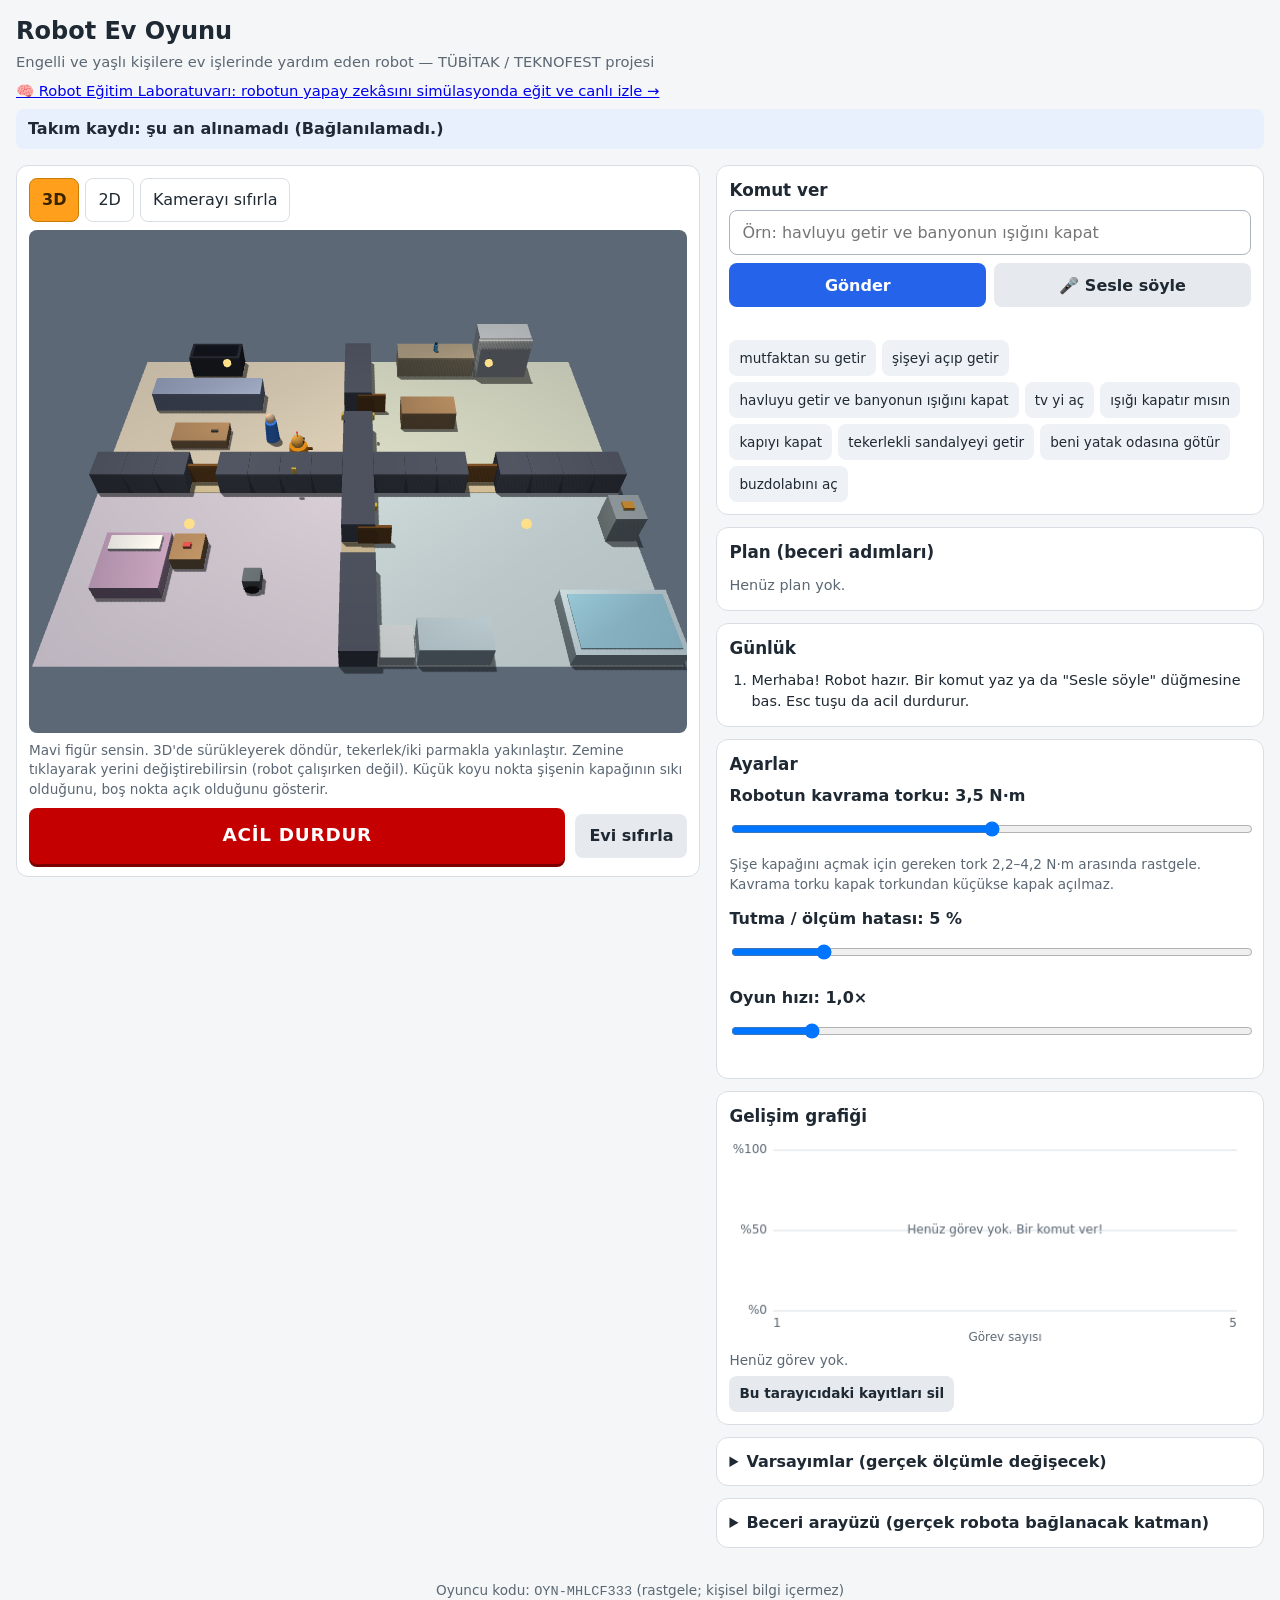
<file: index.html>
<!DOCTYPE html>
<html lang="tr">
<head>
  <meta charset="utf-8">
  <meta name="viewport" content="width=device-width, initial-scale=1">
  <title>Robot Ev Oyunu</title>
  <meta name="description" content="Engelli ve yaşlı kişilere ev işlerinde yardım eden robotun yapay zekâsını deneyen tarayıcı oyunu.">
  <link rel="stylesheet" href="style.css">
</head>
<body>
  <header class="ust">
    <h1>Robot Ev Oyunu</h1>
    <p class="alt">Engelli ve yaşlı kişilere ev işlerinde yardım eden robot — TÜBİTAK / TEKNOFEST projesi</p>
    <p class="alt"><a href="egitim.html">🧠 Robot Eğitim Laboratuvarı: robotun yapay zekâsını simülasyonda eğit ve canlı izle →</a></p>
    <p id="takimSatiri" class="takim" role="status">Takım kaydı: yükleniyor…</p>
  </header>

  <main class="duzen">
    <section class="sahne-kutu" aria-label="Ev planı">
      <div class="gorunum-sira" role="group" aria-label="Görünüm">
        <button id="gorunum3d" class="gorunum" type="button" aria-pressed="true">3D</button>
        <button id="gorunum2d" class="gorunum" type="button" aria-pressed="false">2D</button>
        <button id="kameraSifirla" class="gorunum" type="button">Kamerayı sıfırla</button>
      </div>
      <div class="sahne-sarmal" id="sahneSarmal">
        <canvas id="sahne" hidden aria-label="Kuş bakışı ev: robot turuncu, sen mavi daire"></canvas>
      </div>
      <p class="ipucu">Mavi figür sensin. 3D'de sürükleyerek döndür, tekerlek/iki parmakla yakınlaştır. Zemine tıklayarak yerini değiştirebilirsin (robot çalışırken değil).
        Küçük koyu nokta şişenin kapağının sıkı olduğunu, boş nokta açık olduğunu gösterir.</p>
      <div class="acil-sira">
        <button id="acilBtn" class="acil" type="button" aria-pressed="false">ACİL DURDUR</button>
        <button id="sifirlaBtn" class="ikincil" type="button">Evi sıfırla</button>
      </div>
      <p id="acilBilgi" class="acil-bilgi" role="alert" hidden>
        ACİL DURDURMA AÇIK. Robot ve plan durdu; komut almıyor. Devam etmek için kırmızı düğmeye tekrar bas.
      </p>
    </section>

    <aside class="yan">
      <section class="kart" aria-labelledby="komutBaslik">
        <h2 id="komutBaslik">Komut ver</h2>
        <form id="komutForm" autocomplete="off">
          <label for="komutGirdi" class="gizli">Robota komut</label>
          <input id="komutGirdi" type="text" placeholder='Örn: havluyu getir ve banyonun ışığını kapat' maxlength="200">
          <div class="dugme-sira">
            <button type="submit" id="gonderBtn">Gönder</button>
            <button type="button" id="sesBtn" class="ikincil">🎤 Sesle söyle</button>
          </div>
        </form>
        <p id="sesDurum" class="ses-durum" role="status"></p>
        <div class="oneriler" id="oneriler" aria-label="Örnek komutlar"></div>
      </section>

      <section class="kart" aria-labelledby="planBaslik">
        <h2 id="planBaslik">Plan (beceri adımları)</h2>
        <ol id="planListesi" class="plan"><li class="bos">Henüz plan yok.</li></ol>
      </section>

      <section class="kart" aria-labelledby="gunlukBaslik">
        <h2 id="gunlukBaslik">Günlük</h2>
        <ol id="gunluk" class="gunluk" aria-live="polite"></ol>
      </section>

      <section class="kart" aria-labelledby="ayarBaslik">
        <h2 id="ayarBaslik">Ayarlar</h2>
        <div class="ayar">
          <label for="ayarTork">Robotun kavrama torku: <output id="ayarTorkDeger"></output> N·m</label>
          <input id="ayarTork" type="range">
          <p class="not" id="torkNot"></p>
        </div>
        <div class="ayar">
          <label for="ayarHata">Tutma / ölçüm hatası: <output id="ayarHataDeger"></output> %</label>
          <input id="ayarHata" type="range">
        </div>
        <div class="ayar">
          <label for="ayarHiz">Oyun hızı: <output id="ayarHizDeger"></output>×</label>
          <input id="ayarHiz" type="range">
        </div>
      </section>

      <section class="kart" aria-labelledby="grafikBaslik">
        <h2 id="grafikBaslik">Gelişim grafiği</h2>
        <canvas id="grafik" class="grafik" aria-describedby="grafikOzet"></canvas>
        <p id="grafikOzet" class="not"></p>
        <button id="kayitSilBtn" class="ikincil kucuk" type="button">Bu tarayıcıdaki kayıtları sil</button>
      </section>

      <details class="kart">
        <summary>Varsayımlar (gerçek ölçümle değişecek)</summary>
        <table class="tablo" id="varsayimTablo"></table>
      </details>

      <details class="kart">
        <summary>Beceri arayüzü (gerçek robota bağlanacak katman)</summary>
        <ul class="beceri-liste" id="beceriListe"></ul>
      </details>
    </aside>
  </main>

  <footer class="alt-bilgi">
    <p>Oyuncu kodu: <code id="oyuncuKodu"></code> (rastgele; kişisel bilgi içermez)</p>
  </footer>

  <script src="config.js"></script>
  <script src="js/sabitler.js"></script>
  <script src="js/yolbul.js"></script>
  <script src="js/dunya.js"></script>
  <script src="js/anlayici.js"></script>
  <script src="js/planlayici.js"></script>
  <script src="js/beceriler.js"></script>
  <script src="js/surucu_sim.js"></script>
  <script src="js/yurutucu.js"></script>
  <script src="js/depo.js"></script>
  <script src="js/takim.js"></script>
  <script src="js/grafik.js"></script>
  <script src="js/ses.js"></script>
  <script src="js/vendor/three.min.js"></script>
  <script src="js/vendor/OrbitControls.js"></script>
  <script src="js/cizim.js"></script>
  <script src="js/cizim3d.js"></script>
  <script src="js/oyun.js"></script>
</body>
</html>
</file>
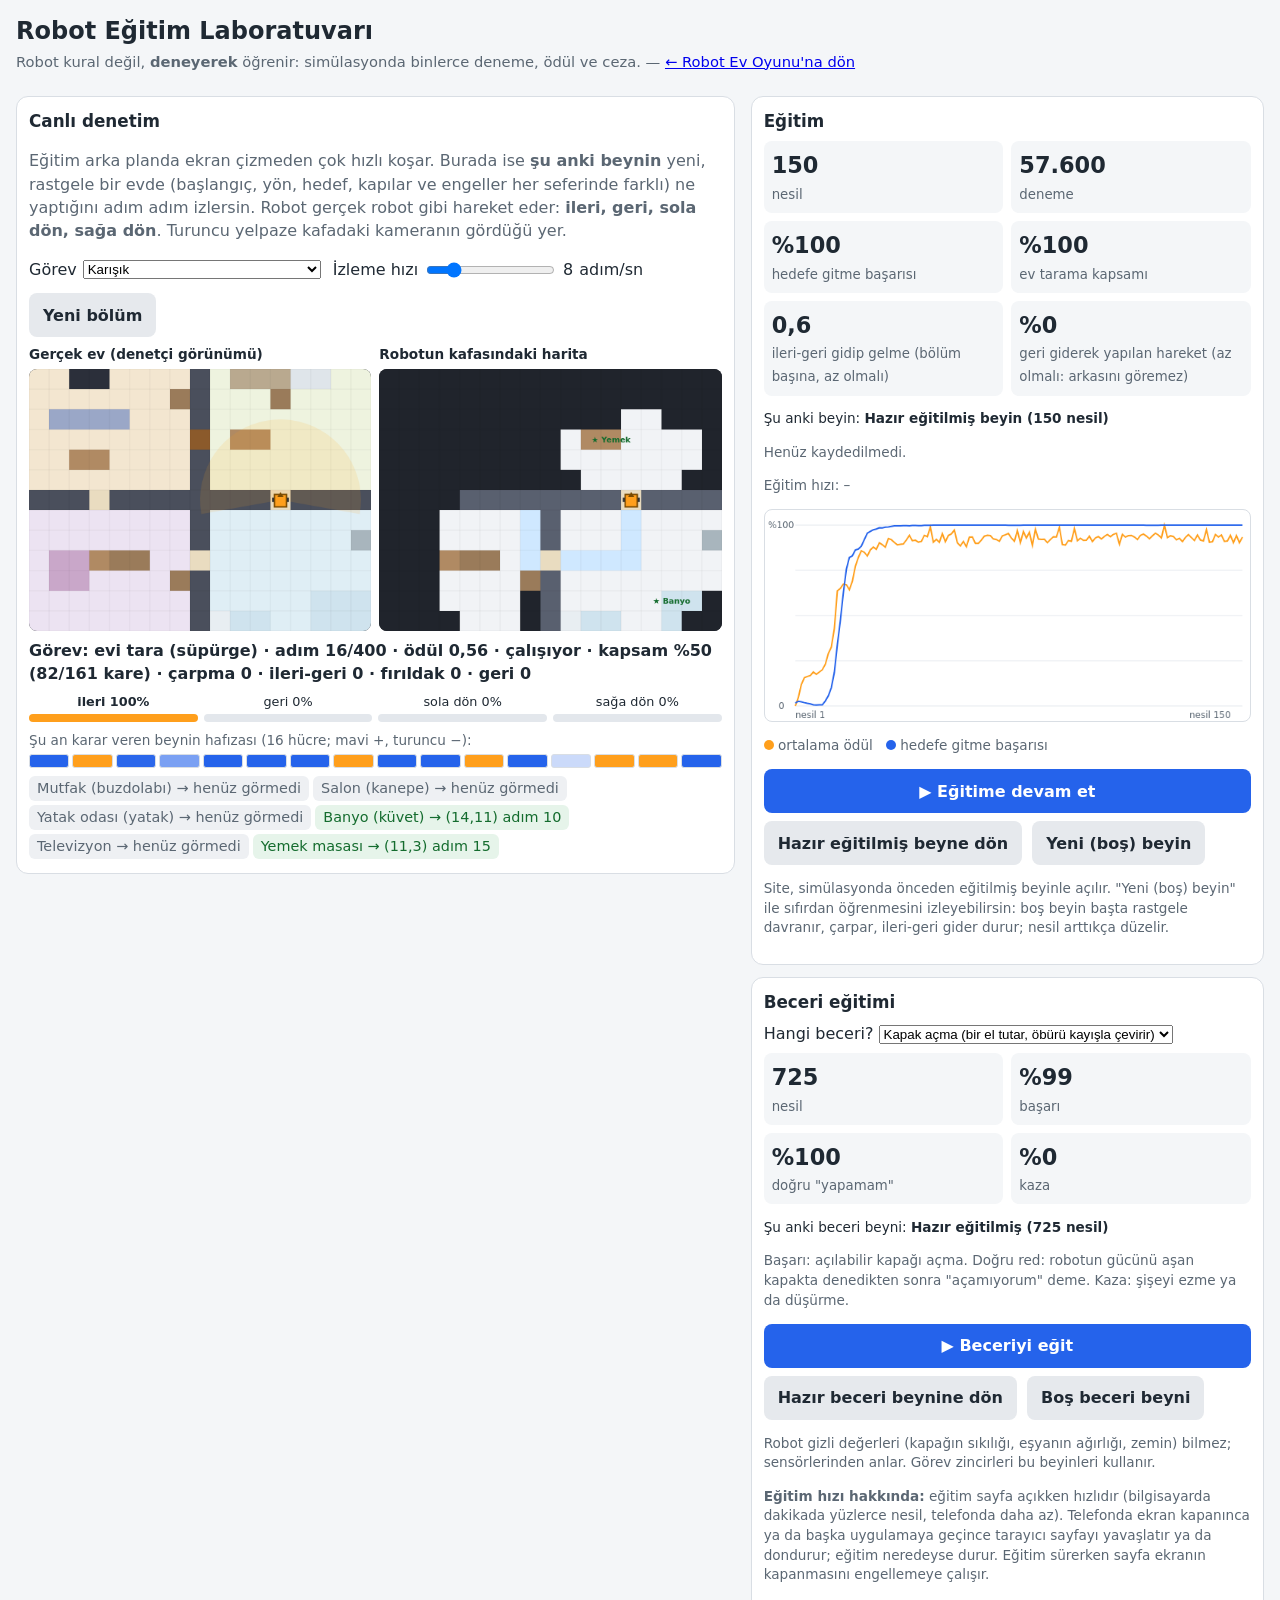
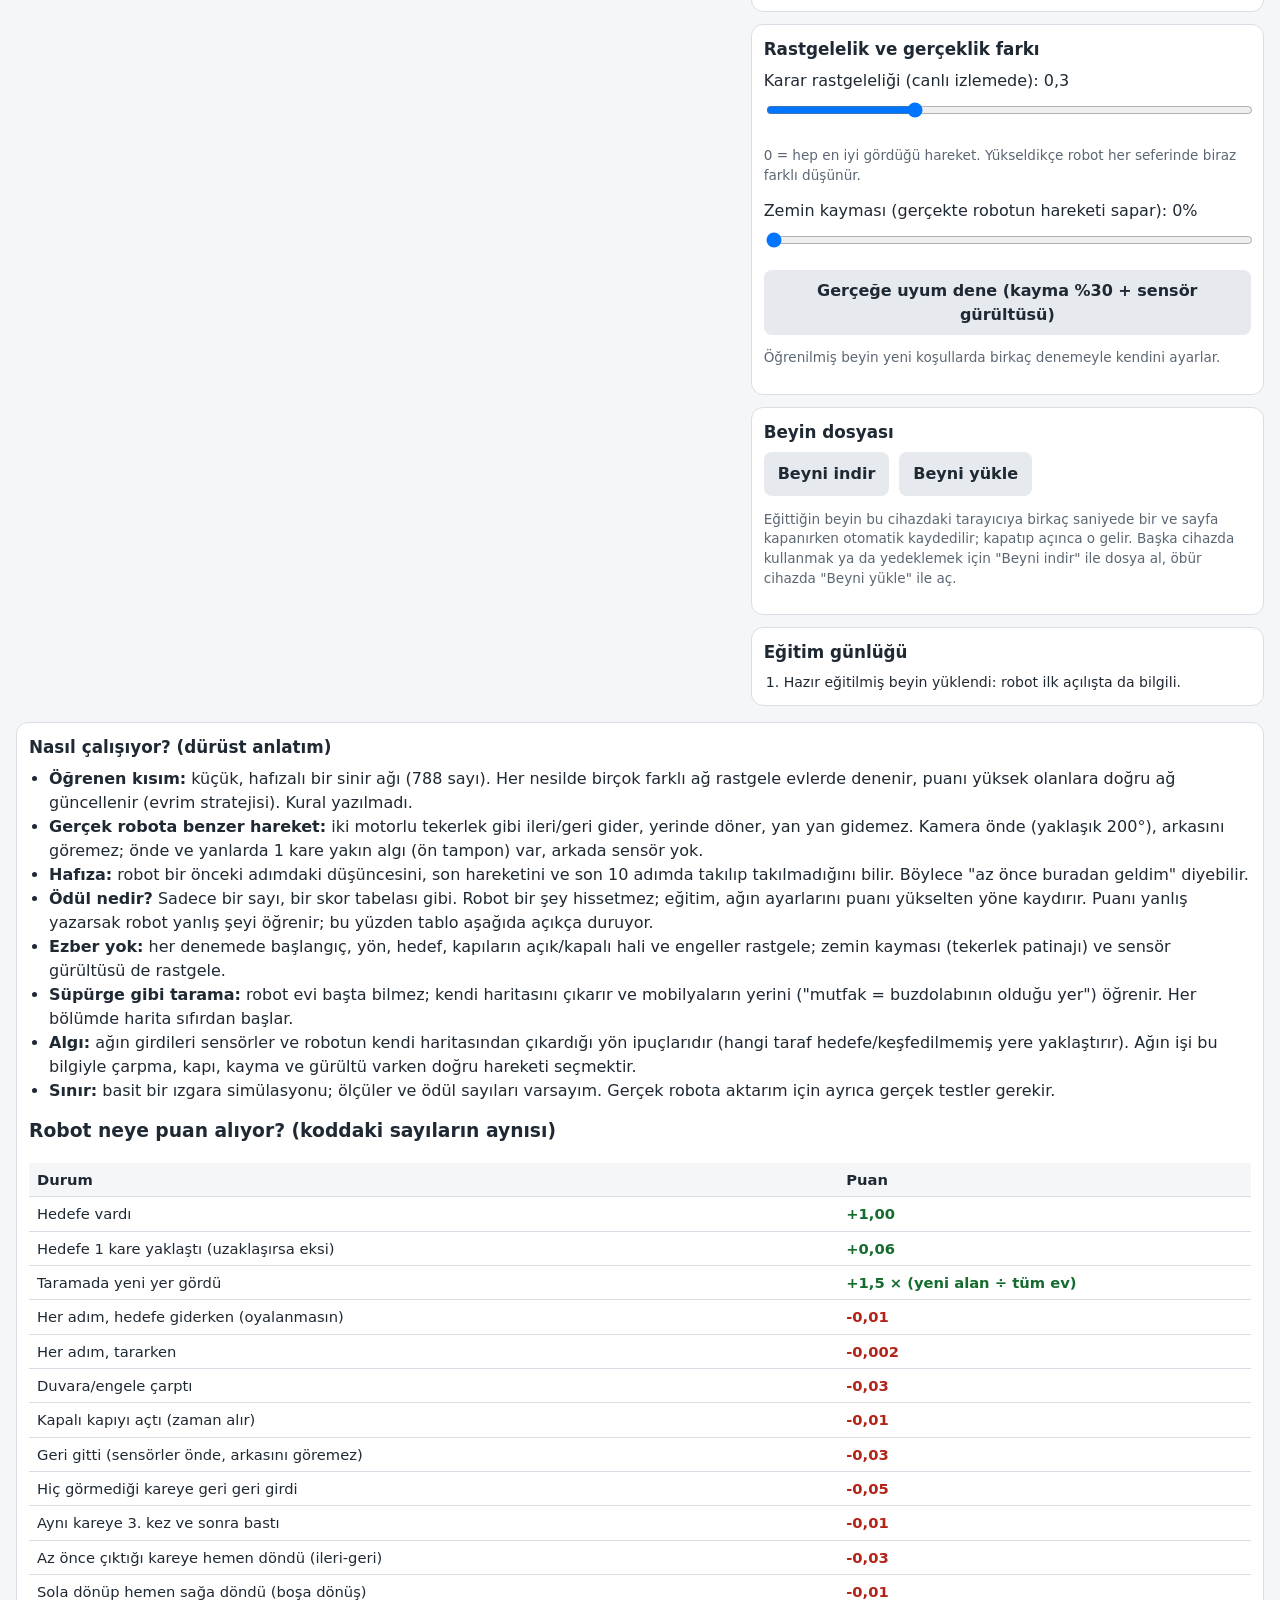
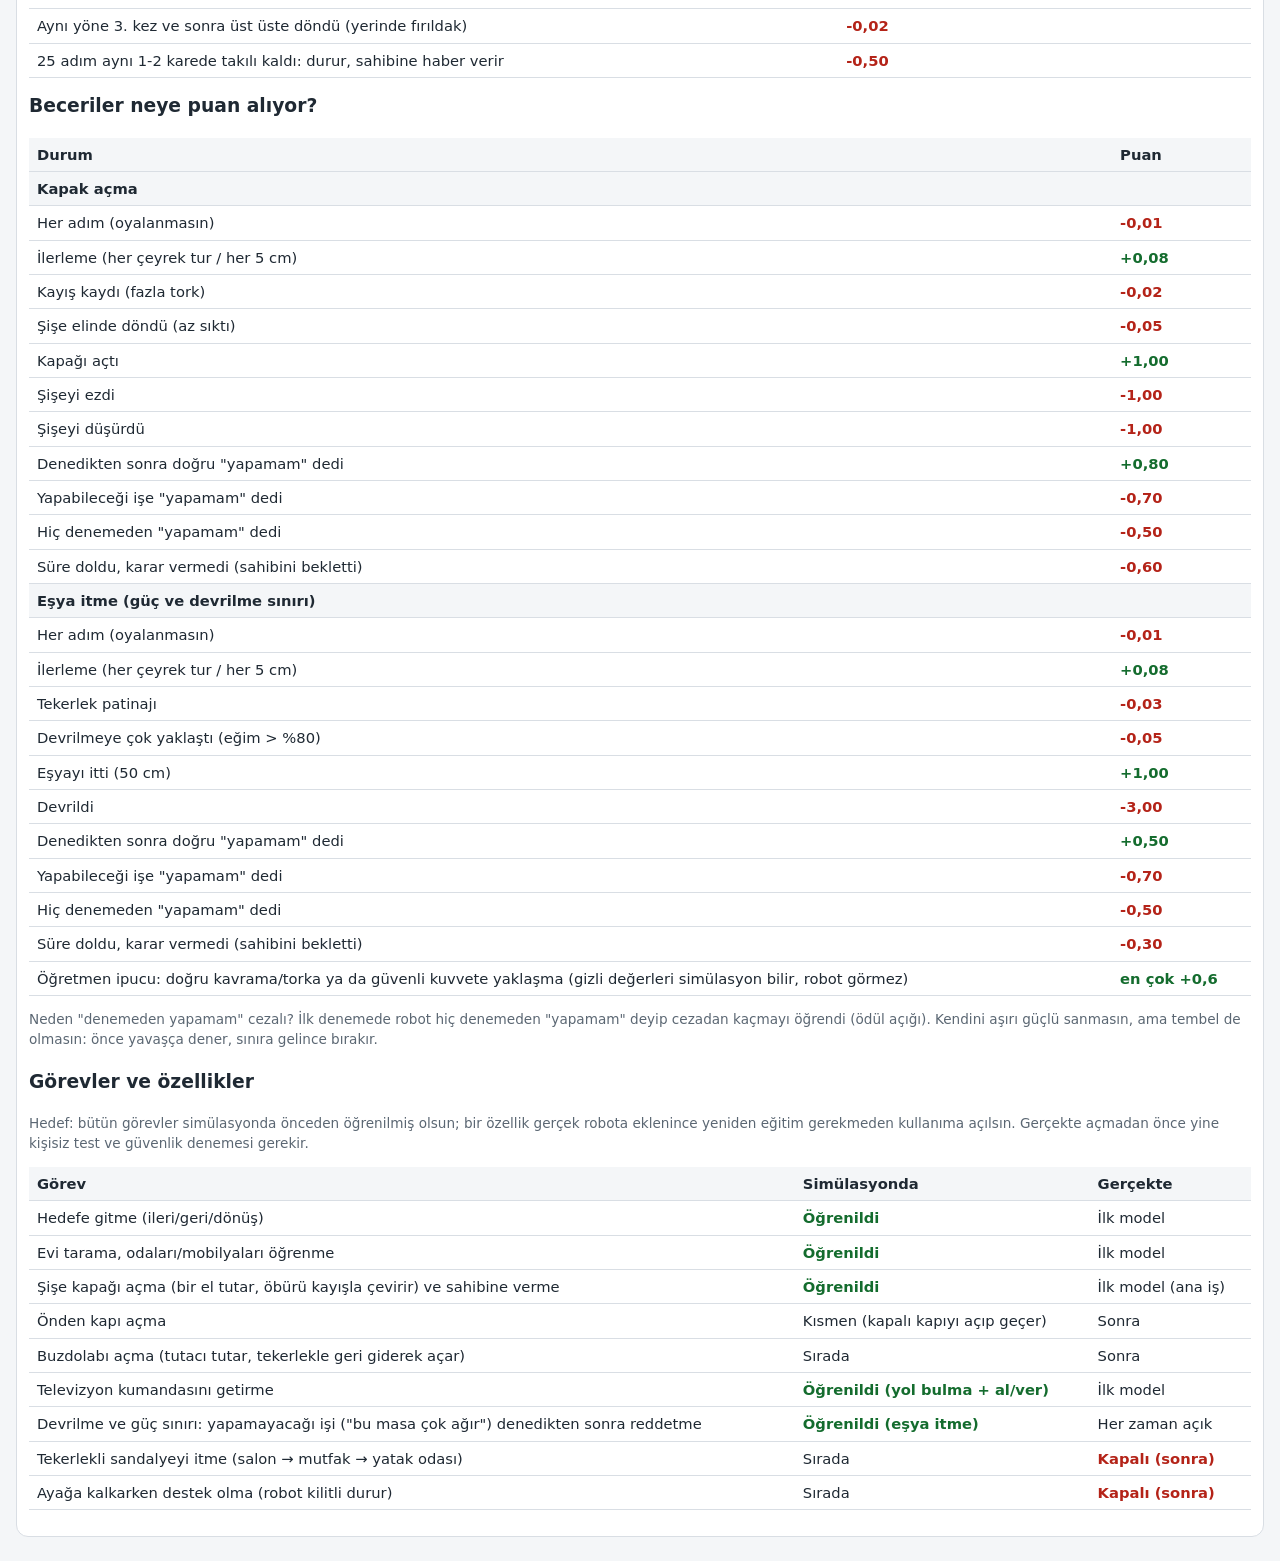
<file: egitim.html>
<!DOCTYPE html>
<html lang="tr">
<head>
  <meta charset="utf-8">
  <meta name="viewport" content="width=device-width, initial-scale=1">
  <title>Robot Eğitim Laboratuvarı</title>
  <meta name="description" content="Robotun yapay zekâsı simülasyonda binlerce deneme yaparak öğrenir; canlı izleyip denetleyebilirsin.">
  <link rel="stylesheet" href="style.css">
  <link rel="stylesheet" href="egitim.css">
</head>
<body>
  <header class="ust">
    <h1>Robot Eğitim Laboratuvarı</h1>
    <p class="alt">Robot kural değil, <strong>deneyerek</strong> öğrenir: simülasyonda binlerce deneme, ödül ve ceza. —
      <a href="index.html">← Robot Ev Oyunu'na dön</a></p>
  </header>

  <main class="egitim-duzen">
    <section class="kart" aria-labelledby="denetimBaslik">
      <h2 id="denetimBaslik">Canlı denetim</h2>
      <p class="soluk">Eğitim arka planda ekran çizmeden çok hızlı koşar. Burada ise <strong>şu anki beynin</strong> yeni, rastgele
        bir evde (başlangıç, yön, hedef, kapılar ve engeller her seferinde farklı) ne yaptığını adım adım izlersin.
        Robot gerçek robot gibi hareket eder: <strong>ileri, geri, sola dön, sağa dön</strong>. Turuncu yelpaze kafadaki kameranın gördüğü yer.</p>
      <div class="canli-sira">
        <label>Görev
          <select id="canliMod">
            <option value="karisik">Karışık</option>
            <option value="git">Hedefe git</option>
            <option value="tara">Evi tara (süpürge)</option>
            <option value="kumanda">Görev: Kumandayı getir</option>
            <option value="sise">Görev: Şişeyi aç ve getir</option>
            <option value="itme">Görev: Eşyayı it (güç/devrilme sınırı)</option>
          </select>
        </label>
        <label>İzleme hızı <input id="canliHiz" type="range" min="1" max="40" value="8"> <output id="canliHizDeger">8</output> adım/sn</label>
        <button id="yeniBolum" class="ikincil" type="button">Yeni bölüm</button>
      </div>
      <div class="paneller">
        <figure><figcaption>Gerçek ev (denetçi görünümü)</figcaption><canvas id="gercekCv" aria-label="Gerçek ev"></canvas></figure>
        <figure><figcaption>Robotun kafasındaki harita</figcaption><canvas id="hafizaCv" aria-label="Robotun öğrendiği harita"></canvas></figure>
      </div>
      <div class="canli-bilgi" aria-live="off">
        <div id="canliOzet" class="ozet">Hazırlanıyor…</div>
        <ol id="gorevAdim" class="gorev-adim" aria-label="Görevin aşamaları"></ol>
        <section id="beceriPanel" class="beceri-panel" hidden aria-label="Beceri paneli">
          <h3 id="beceriBaslik">Beceri</h3>
          <div id="beceriOlcum" class="beceri-olcum"></div>
          <p id="beceriSonuc" class="ozet"></p>
          <p id="beceriGizli" class="soluk kucuk"></p>
        </section>
        <div id="kararCubuk" class="karar" aria-label="Robotun kararı: hareket olasılıkları"></div>
        <div class="hafiza-sira"><span class="soluk kucuk">Şu an karar veren beynin hafızası (<span id="gizliSayi">16</span> hücre; mavi +, turuncu −):</span>
          <div id="hafizaCubuk" class="hafiza" aria-label="Robotun kısa hafızası"></div></div>
        <div id="yerListe" class="yerler"></div>
      </div>
    </section>

    <aside class="yan">
      <section class="kart" aria-labelledby="egitBaslik">
        <h2 id="egitBaslik">Eğitim</h2>
        <div class="sayac-sira">
          <div><span id="sNesil" class="buyuk">0</span><small>nesil</small></div>
          <div><span id="sDeneme" class="buyuk">0</span><small>deneme</small></div>
          <div><span id="sGit" class="buyuk">–</span><small>hedefe gitme başarısı</small></div>
          <div><span id="sTara" class="buyuk">–</span><small>ev tarama kapsamı</small></div>
          <div><span id="sSal" class="buyuk">–</span><small>ileri-geri gidip gelme (bölüm başına, az olmalı)</small></div>
          <div><span id="sGeri" class="buyuk">–</span><small>geri giderek yapılan hareket (az olmalı: arkasını göremez)</small></div>
        </div>
        <p class="kucuk">Şu anki beyin: <strong id="kaynak">–</strong></p>
        <p id="kayitDurum" class="kucuk soluk" role="status">Henüz kaydedilmedi.</p>
        <p id="hizDurum" class="kucuk soluk">Eğitim hızı: –</p>
        <canvas id="egriCv" aria-label="Öğrenme eğrisi: ortalama ödül ve başarı"></canvas>
        <p class="soluk kucuk"><span class="nokta ndr"></span> ortalama ödül &nbsp; <span class="nokta nbs"></span> hedefe gitme başarısı</p>
        <div class="acil-sira">
          <button id="egitBtn" class="birincil" type="button">▶ Eğitime devam et</button>
        </div>
        <div class="acil-sira">
          <button id="hazirBtn" class="ikincil" type="button">Hazır eğitilmiş beyne dön</button>
          <button id="sifirBtn" class="ikincil" type="button">Yeni (boş) beyin</button>
        </div>
        <p class="soluk kucuk">Site, simülasyonda önceden eğitilmiş beyinle açılır. "Yeni (boş) beyin" ile sıfırdan öğrenmesini izleyebilirsin:
          boş beyin başta rastgele davranır, çarpar, ileri-geri gider durur; nesil arttıkça düzelir.</p>
      </section>

      <section class="kart" aria-labelledby="beceriEgitBaslik">
        <h2 id="beceriEgitBaslik">Beceri eğitimi</h2>
        <label class="ayar">Hangi beceri?
          <select id="beceriSec">
            <option value="kapak">Kapak açma (bir el tutar, öbürü kayışla çevirir)</option>
            <option value="itme">Eşya itme (güç ve devrilme sınırı)</option>
          </select></label>
        <div class="sayac-sira">
          <div><span id="bNesil" class="buyuk">0</span><small>nesil</small></div>
          <div><span id="bBasari" class="buyuk">–</span><small>başarı</small></div>
          <div><span id="bRed" class="buyuk">–</span><small>doğru "yapamam"</small></div>
          <div><span id="bKaza" class="buyuk">–</span><small>kaza</small></div>
        </div>
        <p class="kucuk">Şu anki beceri beyni: <strong id="bKaynak">–</strong></p>
        <p id="bAciklama" class="soluk kucuk"></p>
        <div class="acil-sira"><button id="bEgitBtn" class="birincil" type="button">▶ Beceriyi eğit</button></div>
        <div class="acil-sira">
          <button id="bHazirBtn" class="ikincil" type="button">Hazır beceri beynine dön</button>
          <button id="bSifirBtn" class="ikincil" type="button">Boş beceri beyni</button>
        </div>
        <p class="soluk kucuk">Robot gizli değerleri (kapağın sıkılığı, eşyanın ağırlığı, zemin) bilmez; sensörlerinden anlar. Görev zincirleri bu beyinleri kullanır.</p>
        <p class="soluk kucuk"><strong>Eğitim hızı hakkında:</strong> eğitim sayfa açıkken hızlıdır (bilgisayarda dakikada yüzlerce nesil, telefonda daha az). Telefonda ekran kapanınca ya da başka uygulamaya geçince tarayıcı sayfayı yavaşlatır ya da dondurur; eğitim neredeyse durur. Eğitim sürerken sayfa ekranın kapanmasını engellemeye çalışır.</p>
      </section>

      <section class="kart" aria-labelledby="ayarBaslik">
        <h2 id="ayarBaslik">Rastgelelik ve gerçeklik farkı</h2>
        <label class="ayar">Karar rastgeleliği (canlı izlemede): <output id="sicDeger">0,3</output>
          <input id="sicaklik" type="range" min="0" max="1" step="0.05" value="0.3"></label>
        <p class="soluk kucuk">0 = hep en iyi gördüğü hareket. Yükseldikçe robot her seferinde biraz farklı düşünür.</p>
        <label class="ayar">Zemin kayması (gerçekte robotun hareketi sapar): <output id="kaymaDeger">0</output>%
          <input id="kayma" type="range" min="0" max="40" step="1" value="0"></label>
        <button id="uyumBtn" class="ikincil" type="button">Gerçeğe uyum dene (kayma %30 + sensör gürültüsü)</button>
        <p id="uyumSonuc" class="soluk kucuk" role="status">Öğrenilmiş beyin yeni koşullarda birkaç denemeyle kendini ayarlar.</p>
      </section>

      <section class="kart" aria-labelledby="beyinBaslik">
        <h2 id="beyinBaslik">Beyin dosyası</h2>
        <div class="acil-sira">
          <button id="indirBtn" class="ikincil" type="button">Beyni indir</button>
          <label class="dosya-btn ikincil">Beyni yükle<input id="yukleGirdi" type="file" accept="application/json" hidden></label>
        </div>
        <p class="soluk kucuk">Eğittiğin beyin bu cihazdaki tarayıcıya birkaç saniyede bir ve sayfa kapanırken otomatik kaydedilir; kapatıp açınca o gelir.
          Başka cihazda kullanmak ya da yedeklemek için "Beyni indir" ile dosya al, öbür cihazda "Beyni yükle" ile aç.</p>
      </section>

      <section class="kart" aria-labelledby="gunBaslik">
        <h2 id="gunBaslik">Eğitim günlüğü</h2>
        <ol id="gunluk" class="gunluk-liste"></ol>
      </section>
    </aside>

    <section class="kart tam" aria-labelledby="nasilBaslik">
      <h2 id="nasilBaslik">Nasıl çalışıyor? (dürüst anlatım)</h2>
      <ul class="nasil">
        <li><strong>Öğrenen kısım:</strong> küçük, hafızalı bir sinir ağı (<span id="paramSayi">–</span> sayı). Her nesilde birçok farklı ağ rastgele evlerde denenir, puanı yüksek olanlara doğru ağ güncellenir (evrim stratejisi). Kural yazılmadı.</li>
        <li><strong>Gerçek robota benzer hareket:</strong> iki motorlu tekerlek gibi ileri/geri gider, yerinde döner, yan yan gidemez. Kamera önde (yaklaşık 200°), arkasını göremez; önde ve yanlarda 1 kare yakın algı (ön tampon) var, arkada sensör yok.</li>
        <li><strong>Hafıza:</strong> robot bir önceki adımdaki düşüncesini, son hareketini ve son 10 adımda takılıp takılmadığını bilir. Böylece "az önce buradan geldim" diyebilir.</li>
        <li><strong>Ödül nedir?</strong> Sadece bir sayı, bir skor tabelası gibi. Robot bir şey hissetmez; eğitim, ağın ayarlarını puanı yükselten yöne kaydırır. Puanı yanlış yazarsak robot yanlış şeyi öğrenir; bu yüzden tablo aşağıda açıkça duruyor.</li>
        <li><strong>Ezber yok:</strong> her denemede başlangıç, yön, hedef, kapıların açık/kapalı hali ve engeller rastgele; zemin kayması (tekerlek patinajı) ve sensör gürültüsü de rastgele.</li>
        <li><strong>Süpürge gibi tarama:</strong> robot evi başta bilmez; kendi haritasını çıkarır ve mobilyaların yerini ("mutfak = buzdolabının olduğu yer") öğrenir. Her bölümde harita sıfırdan başlar.</li>
        <li><strong>Algı:</strong> ağın girdileri sensörler ve robotun kendi haritasından çıkardığı yön ipuçlarıdır (hangi taraf hedefe/keşfedilmemiş yere yaklaştırır). Ağın işi bu bilgiyle çarpma, kapı, kayma ve gürültü varken doğru hareketi seçmektir.</li>
        <li><strong>Sınır:</strong> basit bir ızgara simülasyonu; ölçüler ve ödül sayıları varsayım. Gerçek robota aktarım için ayrıca gerçek testler gerekir.</li>
      </ul>

      <h3>Robot neye puan alıyor? (koddaki sayıların aynısı)</h3>
      <table class="tablo"><thead><tr><th>Durum</th><th>Puan</th></tr></thead><tbody id="odulTablo"></tbody></table>

      <h3>Beceriler neye puan alıyor?</h3>
      <table class="tablo"><thead><tr><th>Durum</th><th>Puan</th></tr></thead><tbody id="beceriOdulTablo"></tbody></table>
      <p class="soluk kucuk">Neden "denemeden yapamam" cezalı? İlk denemede robot hiç denemeden "yapamam" deyip cezadan kaçmayı öğrendi (ödül açığı). Kendini aşırı güçlü sanmasın, ama tembel de olmasın: önce yavaşça dener, sınıra gelince bırakır.</p>

      <h3>Görevler ve özellikler</h3>
      <p class="soluk kucuk">Hedef: bütün görevler simülasyonda önceden öğrenilmiş olsun; bir özellik gerçek robota eklenince yeniden eğitim gerekmeden kullanıma açılsın. Gerçekte açmadan önce yine kişisiz test ve güvenlik denemesi gerekir.</p>
      <table class="tablo"><thead><tr><th>Görev</th><th>Simülasyonda</th><th>Gerçekte</th></tr></thead><tbody>
        <tr><td>Hedefe gitme (ileri/geri/dönüş)</td><td class="arti">Öğrenildi</td><td>İlk model</td></tr>
        <tr><td>Evi tarama, odaları/mobilyaları öğrenme</td><td class="arti">Öğrenildi</td><td>İlk model</td></tr>
        <tr><td>Şişe kapağı açma (bir el tutar, öbürü kayışla çevirir) ve sahibine verme</td><td class="arti">Öğrenildi</td><td>İlk model (ana iş)</td></tr>
        <tr><td>Önden kapı açma</td><td>Kısmen (kapalı kapıyı açıp geçer)</td><td>Sonra</td></tr>
        <tr><td>Buzdolabı açma (tutacı tutar, tekerlekle geri giderek açar)</td><td>Sırada</td><td>Sonra</td></tr>
        <tr><td>Televizyon kumandasını getirme</td><td class="arti">Öğrenildi (yol bulma + al/ver)</td><td>İlk model</td></tr>
        <tr><td>Devrilme ve güç sınırı: yapamayacağı işi ("bu masa çok ağır") denedikten sonra reddetme</td><td class="arti">Öğrenildi (eşya itme)</td><td>Her zaman açık</td></tr>
        <tr><td>Tekerlekli sandalyeyi itme (salon → mutfak → yatak odası)</td><td>Sırada</td><td class="eksi">Kapalı (sonra)</td></tr>
        <tr><td>Ayağa kalkarken destek olma (robot kilitli durur)</td><td>Sırada</td><td class="eksi">Kapalı (sonra)</td></tr>
      </tbody></table>
    </section>
  </main>

  <script src="js/sabitler.js"></script>
  <script src="js/yolbul.js"></script>
  <script src="js/dunya.js"></script>
  <script src="js/ogrenme.js"></script>
  <script src="js/hazir_beyin.js"></script>
  <script src="js/beceri.js"></script>
  <script src="js/hazir_beceri.js"></script>
  <script src="js/egitim_arayuz.js"></script>
</body>
</html>
</file>
<file: style.css>
:root {
  --zemin: #f4f6f8;
  --kart: #ffffff;
  --yazi: #1f2933;
  --soluk: #5b6773;
  --cizgi: #d9dee4;
  --vurgu: #2563eb;
  --vurgu-yazi: #ffffff;
  --acil: #c40000;
  --basari: #1a7f37;
  --hata: #b42318;
}
* { box-sizing: border-box; }
body {
  margin: 0; background: var(--zemin); color: var(--yazi);
  font: 16px/1.45 system-ui, -apple-system, "Segoe UI", Roboto, sans-serif;
}
.gizli { position: absolute; left: -9999px; }
.ust { padding: 14px 16px 6px; max-width: 1280px; margin: 0 auto; }
.ust h1 { margin: 0; font-size: 1.5rem; }
.alt { margin: 2px 0 8px; color: var(--soluk); font-size: .92rem; }
.takim { margin: 0; padding: 8px 12px; background: #e8f0fe; border-radius: 8px; font-weight: 600; }

.duzen {
  display: grid; gap: 16px; padding: 10px 16px 16px; max-width: 1280px; margin: 0 auto;
  grid-template-columns: minmax(0, 1.25fr) minmax(300px, 1fr); align-items: start;
}
@media (max-width: 900px) {
  .duzen { grid-template-columns: 1fr; }
  /* Küçük ekranda acil durdur düğmesi hep ekranın altında görünür */
  .acil-sira { position: sticky; bottom: 0; background: var(--kart); padding: 8px 0; z-index: 5; }
}

.sahne-kutu, .kart {
  background: var(--kart); border: 1px solid var(--cizgi); border-radius: 12px; padding: 12px;
}
.yan { display: grid; gap: 12px; }
.kart h2 { margin: 0 0 8px; font-size: 1.05rem; }
.sahne-sarmal { width: 100%; }
#sahne { width: 100%; height: auto; aspect-ratio: 17 / 13; display: block; border-radius: 8px; cursor: pointer; background: #4a4f5c; }
.ipucu { margin: 8px 0; font-size: .85rem; color: var(--soluk); }

button {
  font: inherit; font-weight: 600; padding: 9px 14px; border-radius: 8px; border: 0; cursor: pointer;
  background: var(--vurgu); color: var(--vurgu-yazi); min-height: 44px;
}
button:disabled { opacity: .55; cursor: not-allowed; }
button.ikincil { background: #e6e9ed; color: var(--yazi); }
button.kucuk { min-height: 36px; padding: 6px 10px; font-size: .85rem; margin-top: 6px; }
button:focus-visible, input:focus-visible, summary:focus-visible { outline: 3px solid #f59e0b; outline-offset: 2px; }

.acil-sira { display: flex; gap: 10px; flex-wrap: wrap; align-items: center; }
.acil {
  background: var(--acil); color: #fff; flex: 1 1 220px; min-height: 56px; font-size: 1.15rem;
  letter-spacing: .04em; box-shadow: 0 3px 0 #7a0000;
}
.acil[aria-pressed="true"] { background: #7a0000; box-shadow: none; transform: translateY(2px); }
.acil-bilgi { margin: 10px 0 0; padding: 10px; border: 2px solid var(--acil); border-radius: 8px; color: var(--acil); font-weight: 700; }

#komutGirdi {
  width: 100%; font: inherit; padding: 10px 12px; border: 1px solid #aab4be; border-radius: 8px; min-height: 44px;
}
#komutGirdi:disabled { background: #eee; }
.dugme-sira { display: flex; gap: 8px; margin-top: 8px; flex-wrap: wrap; }
.dugme-sira button { flex: 1 1 130px; }
.ses-durum { margin: 8px 0 0; font-size: .9rem; color: var(--soluk); min-height: 1.2em; }
.ses-durum.hata { color: var(--hata); }
.oneriler { display: flex; flex-wrap: wrap; gap: 6px; margin-top: 8px; }
.oneriler button {
  background: #eef1f5; color: var(--yazi); font-weight: 500; font-size: .85rem; min-height: 36px; padding: 4px 10px;
}

.plan, .gunluk { margin: 0; padding-left: 22px; font-size: .9rem; }
.plan { max-height: 180px; overflow: auto; }
.plan li { padding: 2px 0; color: var(--soluk); }
.plan li code { font-size: .8rem; background: #eef1f5; padding: 1px 5px; border-radius: 4px; }
.plan li.calisiyor { color: var(--yazi); font-weight: 700; }
.plan li.tamam { color: var(--basari); }
.plan li.hata { color: var(--hata); font-weight: 700; }
.plan li.bos { list-style: none; margin-left: -22px; }
.gunluk { max-height: 240px; overflow: auto; }
.gunluk li { padding: 2px 0; }
.gunluk li.adim { font-weight: 700; margin-top: 4px; }
.gunluk li.basari { color: var(--basari); }
.gunluk li.hata { color: var(--hata); }

.ayar { margin-bottom: 12px; }
.ayar label { display: block; font-weight: 600; margin-bottom: 4px; }
.ayar input[type=range] { width: 100%; min-height: 32px; }
.not { margin: 4px 0 0; font-size: .85rem; color: var(--soluk); }
.grafik { width: 100%; height: auto; aspect-ratio: 520 / 210; display: block; }

details.kart summary { cursor: pointer; font-weight: 700; }
.tablo { width: 100%; border-collapse: collapse; font-size: .82rem; margin-top: 8px; }
.tablo th, .tablo td { text-align: left; padding: 4px 6px; border-bottom: 1px solid var(--cizgi); vertical-align: top; }
.beceri-liste { padding-left: 18px; font-size: .85rem; }
.beceri-liste code { background: #eef1f5; padding: 1px 5px; border-radius: 4px; }
.alt-bilgi { text-align: center; color: var(--soluk); font-size: .85rem; padding: 4px 16px 20px; }

.gorunum-sira { display: flex; gap: 6px; margin-bottom: 8px; flex-wrap: wrap; }
.gorunum { border: 1px solid var(--cizgi); background: var(--kart); border-radius: 8px; padding: 6px 12px; cursor: pointer; font: inherit; color: var(--yazi); }
.gorunum[aria-pressed="true"] { background: #ff9f1c; color: #3a2400; font-weight: 700; border-color: #c97a00; }
#sahne3d { display: block; border-radius: 8px; cursor: grab; touch-action: none; }
#sahne[hidden], #sahne3d[hidden], .gorunum[hidden] { display: none; }
</file>
<file: egitim.css>
.egitim-duzen { display: grid; gap: 16px; padding: 10px 16px 24px; max-width: 1280px; margin: 0 auto;
  grid-template-columns: minmax(0, 1.4fr) minmax(300px, 1fr); align-items: start; }
.egitim-duzen .tam { grid-column: 1 / -1; }
@media (max-width: 900px) { .egitim-duzen { grid-template-columns: 1fr; } }
.soluk { color: var(--soluk); }
.kucuk { font-size: .85rem; }
.canli-sira { display: flex; flex-wrap: wrap; gap: 12px; align-items: center; margin: 8px 0; }
.canli-sira label { display: flex; gap: 6px; align-items: center; }
.paneller { display: grid; grid-template-columns: 1fr 1fr; gap: 8px; }
@media (max-width: 600px) { .paneller { grid-template-columns: 1fr; } }
.paneller figure { margin: 0; }
.paneller figcaption { font-size: .85rem; font-weight: 600; margin-bottom: 4px; }
.paneller canvas, #egriCv { width: 100%; height: auto; display: block; border-radius: 8px; background: #20242c; }
#egriCv { aspect-ratio: 16 / 7; background: #fff; border: 1px solid var(--cizgi); }
.ozet { margin: 8px 0; font-weight: 600; }
.karar { display: grid; grid-template-columns: repeat(4, 1fr); gap: 6px; margin: 6px 0; }
.karar div { font-size: .8rem; text-align: center; }
.karar .cubuk { height: 8px; background: #e3e7ec; border-radius: 4px; overflow: hidden; margin-top: 2px; }
.karar .cubuk i { display: block; height: 100%; background: #ff9f1c; }
.karar .secili { font-weight: 700; }
.yerler { font-size: .9rem; margin-top: 6px; }
.yerler span.bulundu { display: inline-block; background: #e6f4ea; color: #146c2e; border-radius: 6px; padding: 2px 8px; margin: 2px 4px 2px 0; }
.yerler span.yok { display: inline-block; background: #eef0f3; color: #5b6773; border-radius: 6px; padding: 2px 8px; margin: 2px 4px 2px 0; }
.sayac-sira { display: grid; grid-template-columns: repeat(2, 1fr); gap: 8px; margin-bottom: 8px; }
.sayac-sira div { background: #f4f6f8; border-radius: 8px; padding: 8px; }
.sayac-sira .buyuk { display: block; font-size: 1.4rem; font-weight: 700; }
.sayac-sira small { color: var(--soluk); }
.nokta { display: inline-block; width: 10px; height: 10px; border-radius: 50%; }
.ndr { background: #ff9f1c; } .nbs { background: #2563eb; }
.birincil { background: #2563eb; color: #fff; border: 0; border-radius: 8px; padding: 10px 14px; font: inherit; font-weight: 600; cursor: pointer; flex: 1; }
.birincil[aria-pressed="true"] { background: #c97a00; }
.ayar { display: block; margin: 8px 0; }
.ayar input { width: 100%; }
.dosya-btn { display: inline-flex; align-items: center; justify-content: center; text-align: center; cursor: pointer; padding: 10px 14px; border-radius: 8px; background: #e6e9ed; color: var(--yazi); font-weight: 600; min-height: 44px; }
.dosya-btn:focus-within { outline: 3px solid #f59e0b; outline-offset: 2px; }
.gunluk-liste { margin: 0; padding-left: 20px; max-height: 220px; overflow: auto; font-size: .88rem; }
.nasil { margin: 0; padding-left: 20px; line-height: 1.5; }
.sayac-sira .genis { grid-column: 1 / -1; }
.hafiza-sira { margin: 6px 0; }
.hafiza { display: grid; grid-template-columns: repeat(16, 1fr); gap: 3px; margin-top: 3px; }
.hafiza span { height: 14px; border-radius: 3px; border: 1px solid var(--cizgi); }
.acil-sira + .acil-sira { margin-top: 8px; }
.tablo { width: 100%; border-collapse: collapse; font-size: .92rem; margin: 6px 0 14px; }
.tablo th, .tablo td { text-align: left; padding: 6px 8px; border-bottom: 1px solid var(--cizgi); vertical-align: top; }
.tablo th { background: #f4f6f8; }
.tablo td.arti { color: #146c2e; font-weight: 600; }
.tablo td.eksi { color: #b42318; font-weight: 600; }
.nasil + h3, .tablo + h3 { margin-top: 14px; }
.egitim-duzen .acil-sira { position: static; padding: 0; }
.uyari { color: #b42318; font-weight: 600; }
.gorev-adim { list-style: none; padding: 0; margin: 4px 0 8px; font-size: .9rem; }
.gorev-adim li { padding: 2px 0; }
.gorev-adim li.simdi { font-weight: 700; color: #1d4ed8; }
.gorev-adim li.mesaj { color: #374151; padding-left: 8px; }
.gorev-adim li.mesaj.iyi { color: #146c2e; }
.gorev-adim li.mesaj.kotu { color: #b42318; font-weight: 600; }
.beceri-panel { border: 1px solid var(--cizgi); border-radius: 10px; padding: 10px; margin: 8px 0; background: #fbfbfc; }
.beceri-panel h3 { margin: 0 0 6px; font-size: 1rem; }
.beceri-olcum .olcum { display: grid; grid-template-columns: minmax(0, 1.4fr) 1fr auto; gap: 8px; align-items: center; font-size: .88rem; margin: 3px 0; }
.beceri-olcum .cubuk { height: 10px; background: #e3e7ec; border-radius: 5px; overflow: hidden; }
.beceri-olcum .cubuk i { display: block; height: 100%; background: #2563eb; }
.beceri-olcum .olcum.uyari .cubuk i { background: #dc2626; }
.beceri-olcum .olcum.uyari span:first-child { color: #b42318; font-weight: 600; }
.beceri-olcum .olcum.iyi .cubuk i { background: #16a34a; }
</file>
